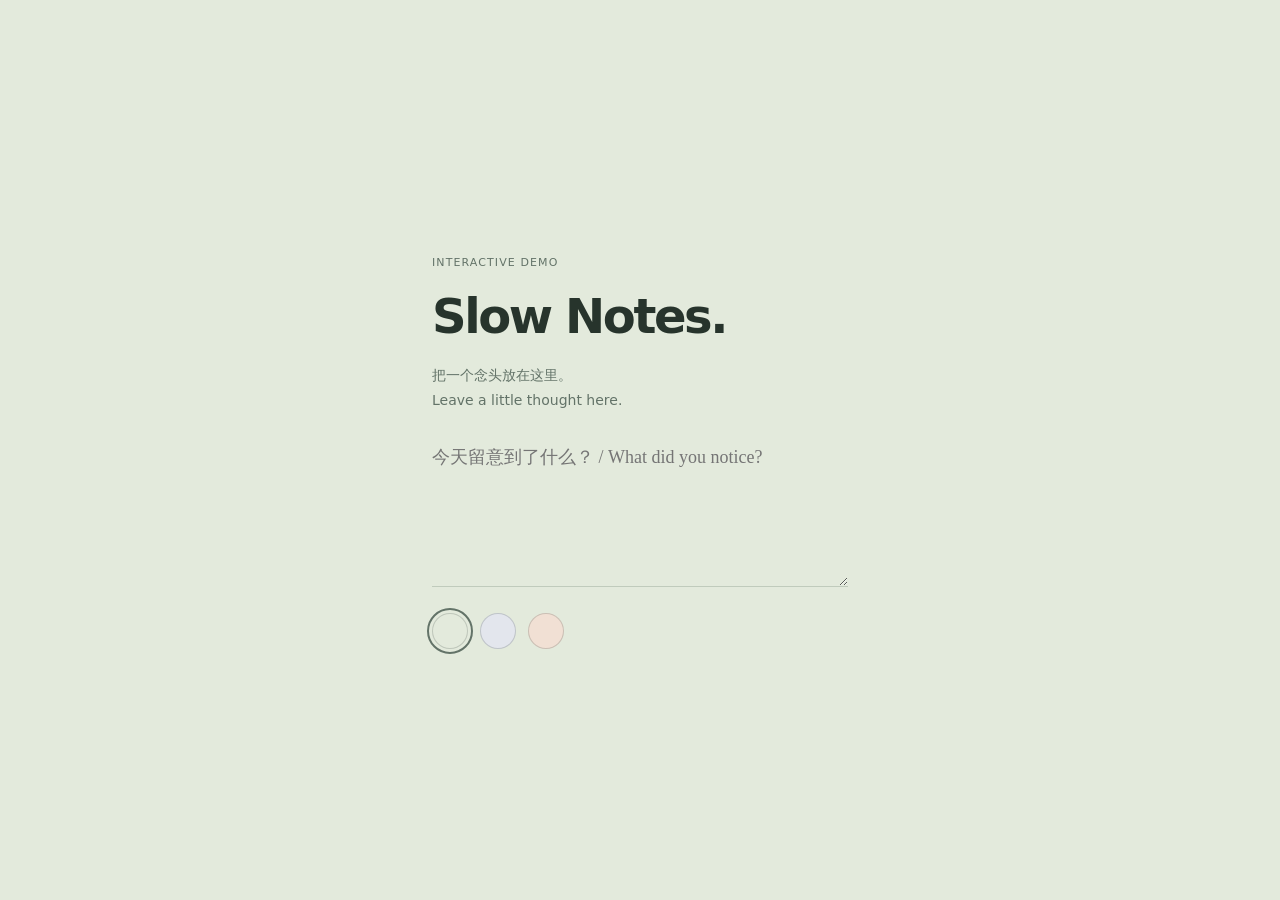
<file: demo.html>
<!doctype html>
<html lang="zh-CN"><head><meta charset="utf-8"><meta name="viewport" content="width=device-width,initial-scale=1"><title>Slow Notes — Local demo</title><style>*{box-sizing:border-box}body{margin:0;min-height:100svh;display:grid;place-items:center;background:#e3eadc;color:#27342c;font-family:system-ui,sans-serif;transition:background-color .2s}main{width:min(480px,90%);padding:32px}small{font-size:11px;letter-spacing:.1em;color:#637368}h1{font-size:clamp(28px,8vw,48px);line-height:1.1;letter-spacing:-.05em;margin:20px 0}p{line-height:1.8;color:#637368;font-size:14px}textarea{display:block;width:100%;min-height:160px;border:0;border-bottom:1px solid #798e7c55;border-radius:0;background:transparent;resize:vertical;font:18px/1.8 Georgia,serif;color:#27342c;padding:14px 0;outline-offset:4px}nav{display:flex;gap:12px;margin-top:26px}button{width:36px;height:36px;border:1px solid #27342c30;border-radius:50%;cursor:pointer}button[aria-pressed=true]{outline:2px solid #637368;outline-offset:3px}.a{background:#e3eadc}.b{background:#e3e6ed}.c{background:#f1e0d4}@media(prefers-reduced-motion:reduce){body{transition:none}}</style></head><body><main><small>INTERACTIVE DEMO</small><h1>Slow Notes.</h1><p>把一个念头放在这里。<br>Leave a little thought here.</p><textarea aria-label="示例笔记 / Demo note" placeholder="今天留意到了什么？ / What did you notice?"></textarea><nav aria-label="背景颜色 / Background color"><button class="a" aria-label="绿色 / Green" aria-pressed="true" data-color="#e3eadc"></button><button class="b" aria-label="蓝色 / Blue" aria-pressed="false" data-color="#e3e6ed"></button><button class="c" aria-label="杏色 / Apricot" aria-pressed="false" data-color="#f1e0d4"></button></nav></main><script>document.querySelectorAll('button').forEach(button=>button.addEventListener('click',()=>{document.body.style.backgroundColor=button.dataset.color;document.querySelectorAll('button').forEach(item=>item.setAttribute('aria-pressed',String(item===button)));}));</script></body></html>
</file>
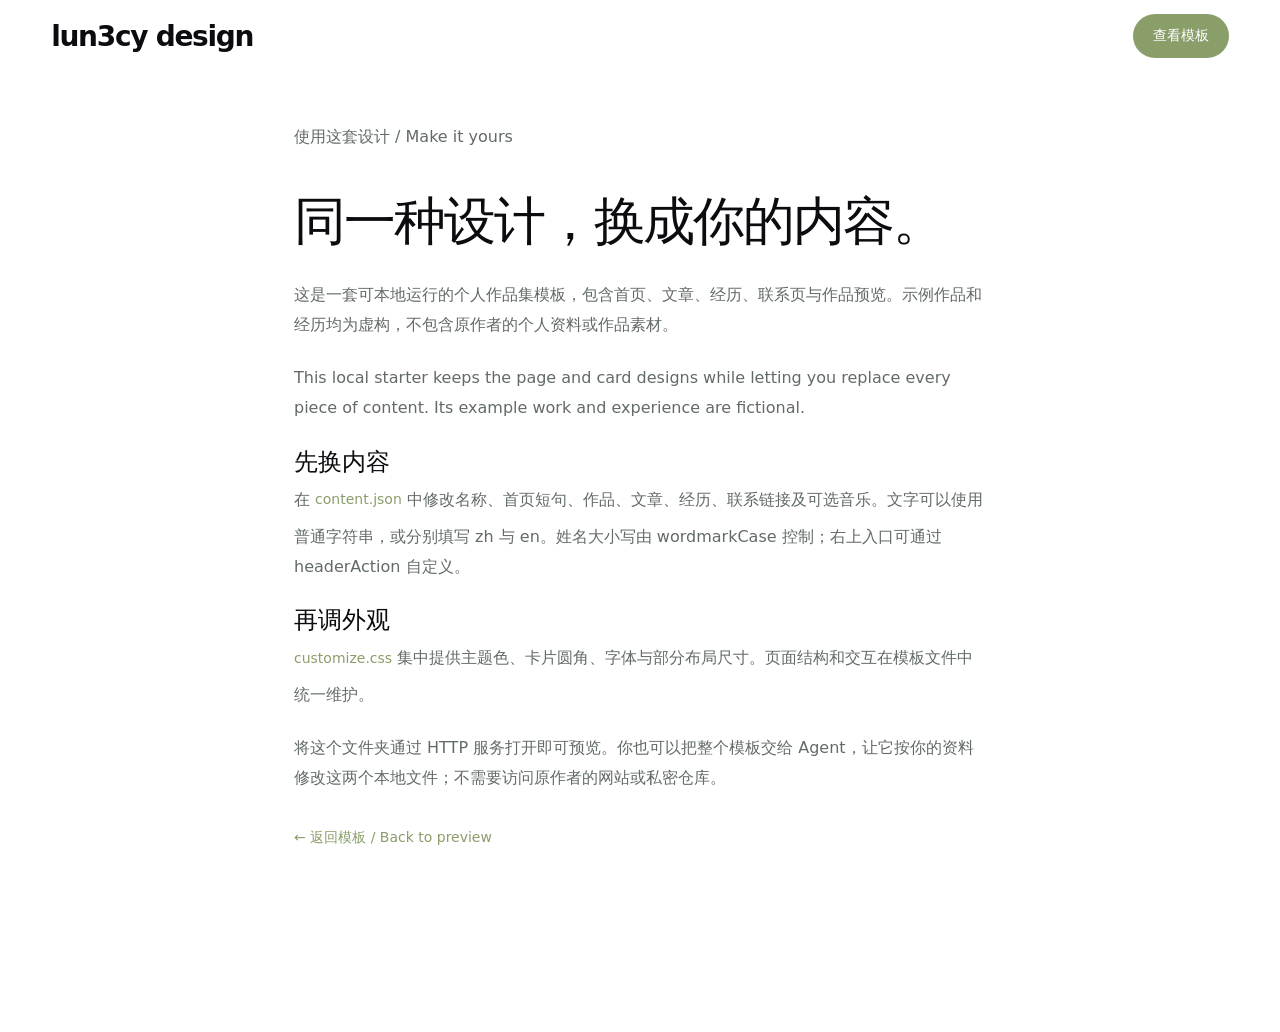
<file: skill.html>
<!doctype html>
<html lang="zh-CN">
<head><meta charset="utf-8"><meta name="viewport" content="width=device-width,initial-scale=1"><title>Skill · lun3cy design</title><link rel="stylesheet" href="style.css"><link rel="stylesheet" href="customize.css"></head>
<body data-page-family="marketing">
  <header class="site-header"><a class="wordmark" href="index.html#home">lun3cy design</a><a class="header-contact" href="index.html#home">查看模板</a></header>
  <main class="marketing-main reading-page">
    <p class="category-label">使用这套设计 / Make it yours</p>
    <h1>同一种设计，换成你的内容。</h1>
    <p>这是一套可本地运行的个人作品集模板，包含首页、文章、经历、联系页与作品预览。示例作品和经历均为虚构，不包含原作者的个人资料或作品素材。</p>
    <p>This local starter keeps the page and card designs while letting you replace every piece of content. Its example work and experience are fictional.</p>
    <h2>先换内容</h2>
    <p>在 <a class="back-link" href="content.json">content.json</a> 中修改名称、首页短句、作品、文章、经历、联系链接及可选音乐。文字可以使用普通字符串，或分别填写 zh 与 en。姓名大小写由 wordmarkCase 控制；右上入口可通过 headerAction 自定义。</p>
    <h2>再调外观</h2>
    <p><a class="back-link" href="customize.css">customize.css</a> 集中提供主题色、卡片圆角、字体与部分布局尺寸。页面结构和交互在模板文件中统一维护。</p>
    <p>将这个文件夹通过 HTTP 服务打开即可预览。你也可以把整个模板交给 Agent，让它按你的资料修改这两个本地文件；不需要访问原作者的网站或私密仓库。</p>
    <p><a class="back-link" href="index.html#home">← 返回模板 / Back to preview</a></p>
  </main>
</body>
</html>
</file>
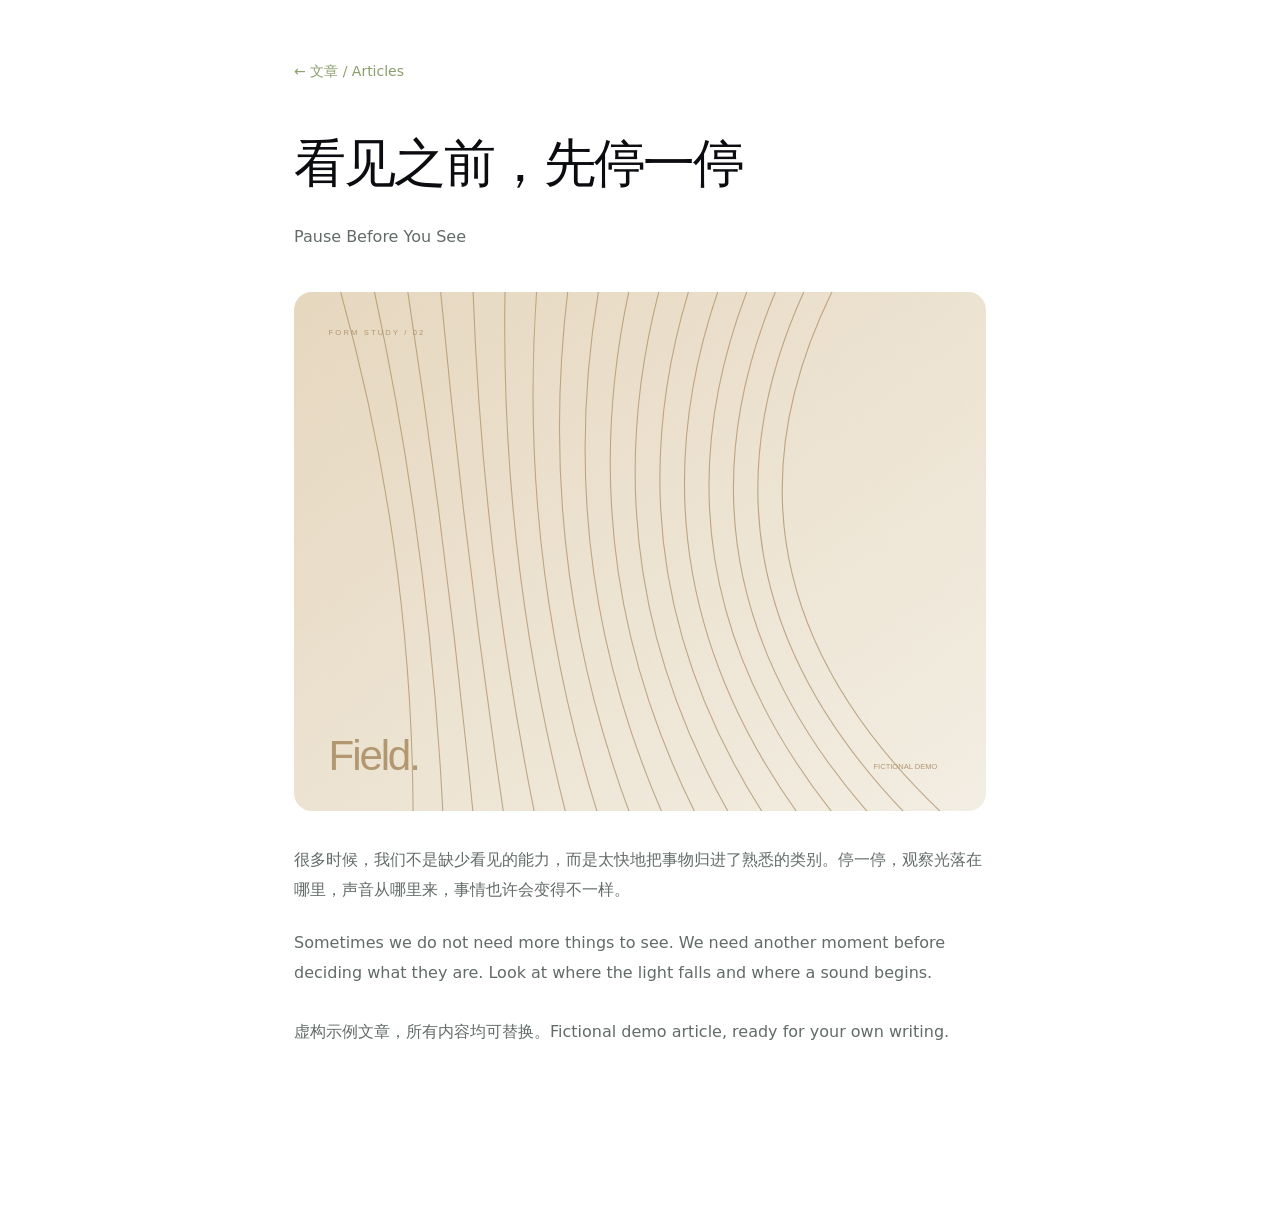
<file: articles/looking-closely.html>
<!doctype html><html lang="zh-CN"><head><meta charset="utf-8"><meta name="viewport" content="width=device-width,initial-scale=1"><title>看见之前，先停一停</title><link rel="stylesheet" href="../style.css"><link rel="stylesheet" href="../customize.css"></head><body><main class="reading-page"><a class="back-link" href="../index.html#articles">← 文章 / Articles</a><h1>看见之前，先停一停</h1><p>Pause Before You See</p><img src="../media/field.svg" alt="原创抽象图 / Original abstract illustration"><p>很多时候，我们不是缺少看见的能力，而是太快地把事物归进了熟悉的类别。停一停，观察光落在哪里，声音从哪里来，事情也许会变得不一样。</p><p>Sometimes we do not need more things to see. We need another moment before deciding what they are. Look at where the light falls and where a sound begins.</p><p class="demo-disclosure">虚构示例文章，所有内容均可替换。Fictional demo article, ready for your own writing.</p></main></body></html>
</file>
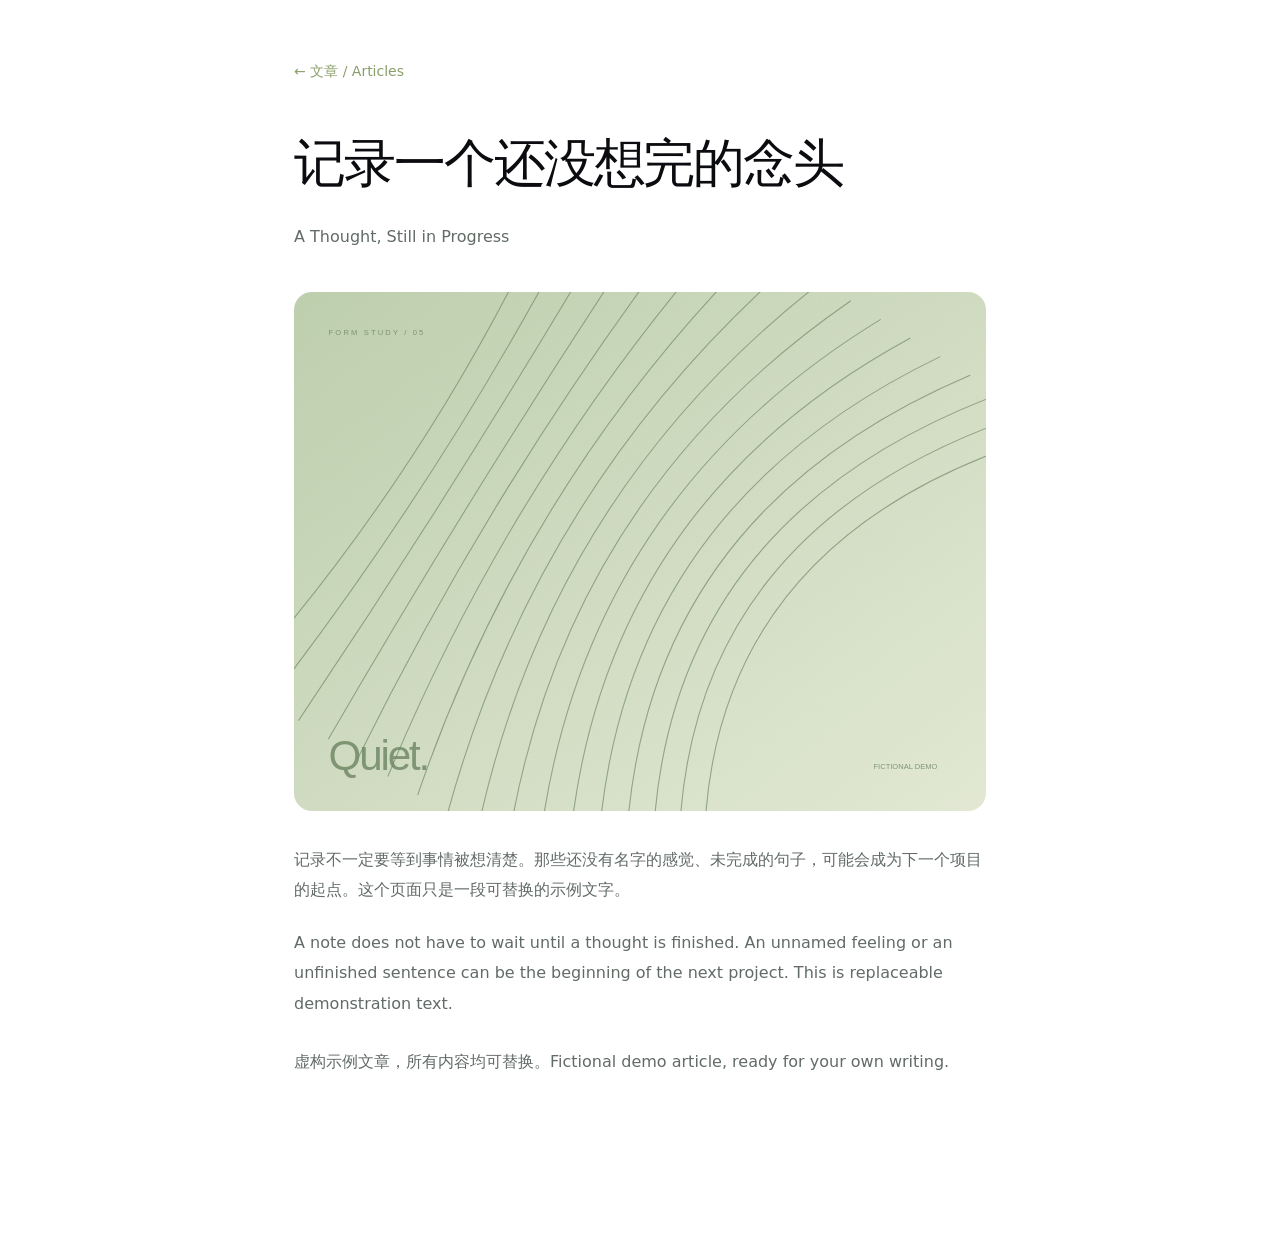
<file: articles/unfinished-thought.html>
<!doctype html><html lang="zh-CN"><head><meta charset="utf-8"><meta name="viewport" content="width=device-width,initial-scale=1"><title>记录一个还没想完的念头</title><link rel="stylesheet" href="../style.css"><link rel="stylesheet" href="../customize.css"></head><body><main class="reading-page"><a class="back-link" href="../index.html#articles">← 文章 / Articles</a><h1>记录一个还没想完的念头</h1><p>A Thought, Still in Progress</p><img src="../media/quiet.svg" alt="原创抽象图 / Original abstract illustration"><p>记录不一定要等到事情被想清楚。那些还没有名字的感觉、未完成的句子，可能会成为下一个项目的起点。这个页面只是一段可替换的示例文字。</p><p>A note does not have to wait until a thought is finished. An unnamed feeling or an unfinished sentence can be the beginning of the next project. This is replaceable demonstration text.</p><p class="demo-disclosure">虚构示例文章，所有内容均可替换。Fictional demo article, ready for your own writing.</p></main></body></html>
</file>
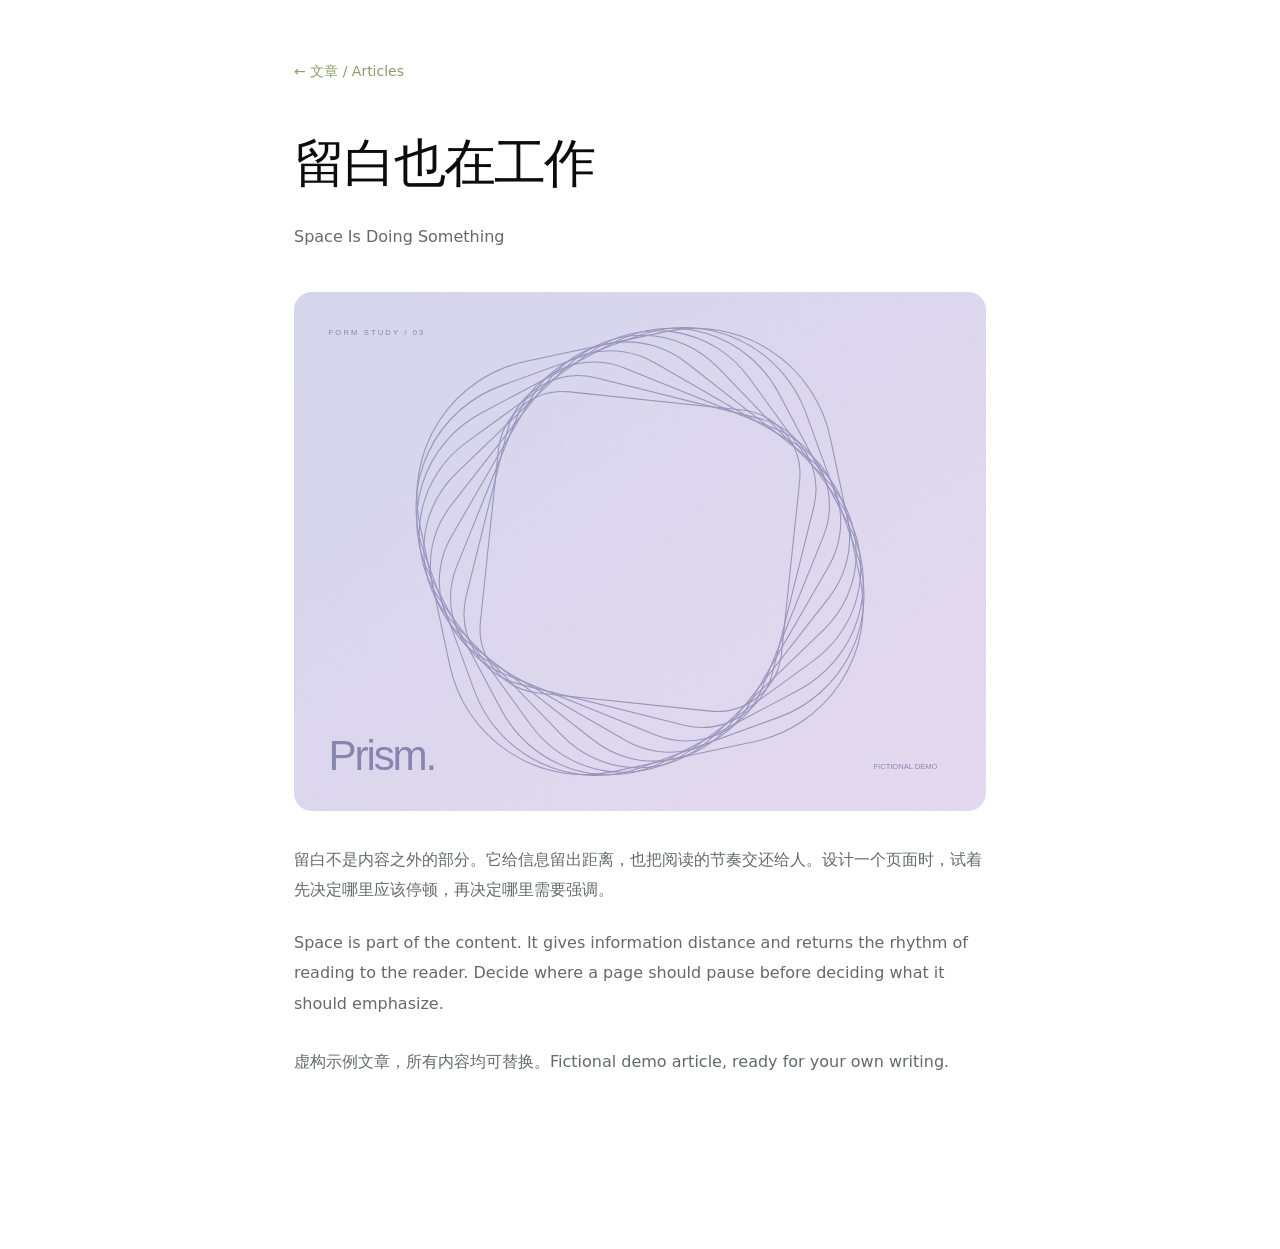
<file: articles/useful-space.html>
<!doctype html><html lang="zh-CN"><head><meta charset="utf-8"><meta name="viewport" content="width=device-width,initial-scale=1"><title>留白也在工作</title><link rel="stylesheet" href="../style.css"><link rel="stylesheet" href="../customize.css"></head><body><main class="reading-page"><a class="back-link" href="../index.html#articles">← 文章 / Articles</a><h1>留白也在工作</h1><p>Space Is Doing Something</p><img src="../media/prism.svg" alt="原创抽象图 / Original abstract illustration"><p>留白不是内容之外的部分。它给信息留出距离，也把阅读的节奏交还给人。设计一个页面时，试着先决定哪里应该停顿，再决定哪里需要强调。</p><p>Space is part of the content. It gives information distance and returns the rhythm of reading to the reader. Decide where a page should pause before deciding what it should emphasize.</p><p class="demo-disclosure">虚构示例文章，所有内容均可替换。Fictional demo article, ready for your own writing.</p></main></body></html>
</file>
<file: style.css>
:root{--paper:#fff;--panel:#f7f9f8;--ink:#0b0c0f;--muted:#626b66;--line:#e3e8e5;--accent:var(--accent-light,#337653);--soft:#eff8f0;--sans:Inter,"PingFang SC",system-ui,sans-serif;--serif:Georgia,"Songti SC",serif;--site-width:1440px;--discovery-width:576px;--featured-height:188px;--featured-height-mobile:176px;--mobile-island-width:316px;--card-radius:22px;color-scheme:light;background:var(--paper);color:var(--ink);font-family:var(--sans);font-synthesis:none;scroll-padding-top:88px;scroll-behavior:smooth}
:root[data-theme=dark]{--paper:#0b0c0f;--panel:#151a18;--ink:#f2f4f8;--muted:#aeb7b1;--line:#263029;--accent:var(--accent-dark,#95deb4);--soft:#172b20;color-scheme:dark}
*{box-sizing:border-box}body{margin:0}button,input,select{font:inherit;color:inherit}button,a,input,select{-webkit-tap-highlight-color:transparent;touch-action:manipulation}button{cursor:pointer;border:0;background:none}button:disabled{cursor:default;opacity:.35}a{color:inherit;text-decoration:none}button,a,input,select{-webkit-tap-highlight-color:transparent}button:focus-visible,a:focus-visible,input:focus-visible,select:focus-visible,[tabindex]:focus-visible{outline:2px solid var(--accent);outline-offset:4px}button svg,a svg{flex:none}svg{display:block;width:22px;height:22px;fill:none;stroke:currentColor;stroke-width:1.7;stroke-linecap:round;stroke-linejoin:round}h1,h2,h3,p{margin:0}h1,h2,h3{overflow-wrap:anywhere}button[hidden],[hidden]{display:none!important}.skip{position:fixed;top:8px;left:8px;z-index:100;transform:translateY(-180%);padding:12px 18px;border-radius:10px;background:var(--ink);color:var(--paper)}.skip:focus{transform:none}.sr-only{position:absolute;width:1px;height:1px;padding:0;margin:-1px;overflow:hidden;clip:rect(0,0,0,0);white-space:nowrap;border:0}
/* Thin, transparent tracks across the page and independently scrolling panes. */
*::-webkit-scrollbar{width:3px;height:3px}
*::-webkit-scrollbar-track{background:transparent}
*::-webkit-scrollbar-thumb{background:var(--muted);border:0;border-radius:999px}
@supports not selector(::-webkit-scrollbar){*{scrollbar-width:thin;scrollbar-color:var(--muted) transparent}.selected-track,.article-category-list,.gallery-pages{scrollbar-width:none}}
.site-header{position:sticky;top:0;z-index:60;display:flex;align-items:center;justify-content:space-between;height:72px;padding:0 4vw;background:color-mix(in srgb,var(--paper) 94%,transparent);backdrop-filter:blur(16px);view-transition-name:site-header}.wordmark{display:block;overflow:hidden;text-overflow:ellipsis;max-width:50%;font-size:28px;font-weight:750;letter-spacing:-1.3px;white-space:nowrap}.wordmark img{max-width:180px;max-height:36px;object-fit:contain}.header-tools{display:flex;align-items:center;gap:8px}.icon-button{display:grid;place-items:center;min-width:44px;min-height:44px;border-radius:12px}.icon-button:hover{color:var(--accent);background:var(--soft)}.language-switch{font-size:14px}.header-contact{display:flex;align-items:center;justify-content:center;min-height:44px;min-width:96px;padding:0 18px;margin-left:8px;border-radius:99px;background:var(--accent);color:#fff;font-size:14px;font-weight:550;white-space:nowrap}.header-contact:hover{background:color-mix(in srgb,var(--accent) 85%,#111)}:root[data-theme=dark] .header-contact{color:#102819}
.page-content{view-transition-name:page-content;min-height:calc(100svh - 200px)}.hero{display:flex;flex-direction:column;align-items:center;justify-content:center;max-width:1280px;min-height:0;margin:auto;padding:24px 24px 32px;text-align:center;gap:24px}.hero h1{max-width:100%;font-size:21px;line-height:1.8;font-weight:400;color:var(--muted);letter-spacing:0}.motto-accent{font-family:var(--serif);font-style:normal;color:var(--ink)}.category-actions{display:grid;grid-template-columns:repeat(4,minmax(0,1fr));width:min(var(--discovery-width),100%);gap:14px}.category-button{position:relative;aspect-ratio:1;min-width:0;border-radius:12px;padding:0;text-align:center}.category-button svg{position:absolute;left:50%;top:22%;width:52px;height:52px;transform:translateX(-50%);transition:transform 280ms cubic-bezier(.22,1,.36,1),color 180ms}.tile-title,.tile-hint{position:absolute;left:3px;right:3px;top:72%;font-size:16px;line-height:1.4;transition:opacity 180ms,transform 180ms}.tile-hint{top:70%;font-size:13px;font-family:var(--serif);font-style:normal;opacity:0;transform:translateY(5px)}.category-button:hover svg,.category-button:focus-visible svg{color:var(--accent);transform:translate(-50%,-9px) scale(.84)}.category-button:hover .tile-title,.category-button:focus-visible .tile-title{opacity:0;transform:translateY(-5px)}.category-button:hover .tile-hint,.category-button:focus-visible .tile-hint{opacity:1;transform:none}
.section,.secondary-page{width:min(var(--site-width),100%);margin:auto;padding:32px 4vw 60px}.section h2,.page-heading h1,.experience-intro h1{font-size:32px;line-height:1.3;font-weight:650;letter-spacing:-.04em}.section-heading{display:flex;align-items:center;justify-content:space-between;gap:20px;margin-bottom:24px}.work-count{font-size:18px;font-weight:400;color:var(--muted);margin-left:12px}.selected.section{padding-top:14px;padding-bottom:18px}.selected .section-heading{margin-bottom:20px}.selected-viewport{position:relative}.selected-track{display:flex;gap:20px;overflow-x:auto;overflow-y:hidden;padding:0 0 2px;scrollbar-width:none;overscroll-behavior-x:contain}.selected-track::-webkit-scrollbar{display:none}.selected-card{position:relative;flex:0 0 clamp(360px,35vw,500px);height:var(--featured-height);padding:0;border:0;background:transparent;border-radius:18px;clip-path:inset(0 round 18px);text-align:left}.selected-card:focus-visible{outline-offset:-3px}.selected-card>.cover{position:absolute;inset:0;aspect-ratio:auto;border-radius:0;overflow:visible}.selected-card .cover img{object-fit:cover}.selected-copy{position:absolute;top:12px;bottom:12px;right:12px;width:49%;display:flex;flex-direction:column;justify-content:center;gap:8px;padding:16px;border-radius:13px;background:#fff;color:#0b0c0f}.selected-copy h3{font-size:20px;line-height:1.35;letter-spacing:-.03em;display:-webkit-box;-webkit-line-clamp:2;-webkit-box-orient:vertical;overflow:hidden}.selected-copy p{font-size:13px;line-height:1.6;color:#59626b;display:-webkit-box;-webkit-line-clamp:2;-webkit-box-orient:vertical;overflow:hidden}.selected-copy svg{width:18px;height:18px;margin-top:2px}.selected-arrows{display:flex;gap:6px}.rail-arrow{display:grid;place-items:center;width:40px;height:40px;border:1px solid var(--line);border-radius:50%;background:color-mix(in srgb,var(--paper) 80%,transparent);backdrop-filter:blur(12px);color:var(--muted)}.rail-arrow:hover:not(:disabled){background:var(--soft);color:var(--accent)}.selected-pages{display:flex;align-items:center;height:40px}.selected-pages button{display:grid;place-items:center;min-width:30px;height:40px;padding:0 5px}.selected-pages span,.gallery-pages span{display:block;width:6px;height:6px;border-radius:99px;background:var(--line);transition:width 200ms,background-color 200ms}.selected-pages button[aria-current=true] span,.gallery-pages button[aria-current=true] span{width:28px;background:var(--ink)}
.work-controls{display:flex;justify-content:space-between;align-items:center;gap:20px;margin-bottom:26px}.work-filters{display:flex;flex-wrap:wrap;align-items:center;gap:8px 22px}.work-filters button{min-height:44px;padding:4px 0;font-size:14px;color:var(--muted)}.work-filters button[aria-pressed=true]{color:var(--accent)}.work-filters small{margin-left:4px;font-size:11px}.work-search{width:220px;min-height:44px;padding:8px 0;border:0;border-bottom:1px solid var(--line);border-radius:0;background:transparent;font-size:14px}.project-grid{display:grid;grid-template-columns:repeat(3,minmax(0,1fr));gap:26px;align-items:stretch}.project-card{min-width:0;padding:10px;border:1px solid var(--line);border-radius:var(--card-radius);background:var(--paper);background-clip:padding-box;transition:border-color 180ms}.project-card:hover{border-color:color-mix(in srgb,var(--accent) 36%,var(--line))}.card-trigger{display:flex;flex-direction:column;align-items:stretch;justify-content:flex-start;width:100%;height:100%;padding:0;text-align:left;border-radius:14px}.cover{position:relative;display:grid;place-items:center;width:100%;aspect-ratio:4/3;overflow:hidden;border-radius:13px;background:var(--soft)}.cover img{display:block;width:100%;height:100%;object-fit:cover;filter:none;transform:none;transition:transform 500ms cubic-bezier(.22,1,.36,1),opacity 180ms}.cover:not(.has-image) img{opacity:0}.cover:not(.has-image){background:repeating-conic-gradient(var(--line) 0 25%,var(--panel) 0 50%) 0/32px 32px}.cover.has-image{background:transparent}.project-card:hover .cover img,.card-trigger:focus-visible .cover img,.selected-card:hover .cover img,.selected-card:focus-visible .cover img{transform:scale(1.035)}.cover-fallback{display:grid;place-items:center;width:100%;height:100%;background:var(--soft);color:var(--accent)}.cover-fallback svg{width:48px;height:48px}.card-copy{padding:18px 8px 12px}.category-label{font-size:12px;line-height:1.5;color:var(--muted)}.card-copy h3{margin:8px 0;font-size:20px;font-weight:600;line-height:1.4;letter-spacing:-.025em}.summary{font-size:14px;line-height:1.7;color:var(--muted);display:-webkit-box;-webkit-line-clamp:2;-webkit-box-orient:vertical;overflow:hidden}.empty-state,.startup-status{padding:32px 0;color:var(--muted);font-size:15px;line-height:1.8}.startup-status{margin:5vw}.load-more{display:flex;align-items:center;justify-content:center;gap:8px;min-height:44px;margin:28px auto 0;padding:8px 20px;border:1px solid var(--line);border-radius:99px;font-size:14px}
.secondary-page{min-height:calc(100svh - 220px);padding-top:62px;padding-bottom:90px}.page-heading{margin-bottom:44px}.articles-layout{display:grid;grid-template-columns:210px minmax(0,1fr);gap:50px}.article-categories{align-self:start;position:sticky;top:104px}.article-category-list{display:flex;flex-direction:column;gap:7px;overflow:auto;max-height:calc(100svh - 160px);scrollbar-width:none}.article-category-list::-webkit-scrollbar{display:none}.article-category-list button{display:flex;align-items:center;justify-content:space-between;gap:20px;min-height:52px;padding:12px 14px;border-radius:12px;text-align:left;color:var(--muted)}.article-category-list button strong{display:block;font-size:14px;font-weight:500}.article-category-list button small{display:block;margin-top:3px;font-size:11px}.article-category-list button:hover{background:var(--panel);color:var(--ink)}.article-category-list button[aria-pressed=true]{background:var(--soft);color:var(--accent)}.article-category-count{font-size:12px}.article-toolbar{display:flex;justify-content:space-between;align-items:center;gap:20px;min-height:44px;margin-bottom:20px;color:var(--muted);font-size:13px}.article-sort{display:flex;align-items:center;gap:7px;min-height:44px;font-size:13px}.article-sort svg{width:17px;height:17px}.article-card-list{display:flex;flex-direction:column;gap:18px}.article-card{display:grid;grid-template-columns:180px minmax(0,1fr);gap:24px;min-height:158px;padding:12px;border:1px solid var(--line);border-radius:var(--card-radius);background:var(--paper);background-clip:padding-box;transition:border-color 180ms}.article-card:hover{border-color:color-mix(in srgb,var(--accent) 36%,var(--line))}.article-cover.cover{height:100%;aspect-ratio:auto}.article-card-copy{display:flex;flex-direction:column;min-width:0;padding:8px 10px 8px 0}.article-card-copy h2{font-size:21px;line-height:1.4;letter-spacing:-.025em;margin:8px 0 18px;font-weight:600}.article-card-bottom{display:flex;justify-content:space-between;align-items:center;gap:12px;margin-top:auto;font-size:12px;color:var(--muted)}.article-card-bottom span{display:flex;align-items:center;gap:5px}.article-card-bottom svg{width:16px;height:16px}
.experience-layout{display:grid;grid-template-columns:minmax(0,.8fr) minmax(0,1.2fr);gap:9vw}.experience-intro p{font-size:16px;line-height:1.8;color:var(--muted);margin-top:22px;max-width:420px}.experience-status{display:flex;align-items:center;gap:15px;margin-top:36px;color:var(--accent);font-size:14px}.experience-status svg{width:26px;height:26px;animation:hourglass-turn 6s ease-in-out infinite}.experience-list article{padding:0 0 34px;margin-bottom:34px;border-bottom:1px solid var(--line)}.experience-item-heading{display:flex;align-items:baseline;justify-content:space-between;gap:24px;margin-bottom:10px}.experience-item-heading h2{font-size:21px;font-weight:600;line-height:1.45;letter-spacing:-.025em}.experience-item-heading time{font-size:12px;white-space:nowrap;color:var(--muted)}.experience-list h3{font-size:16px;line-height:1.6;font-weight:500;margin-bottom:12px}.experience-list p{font-size:14px;line-height:1.9;color:var(--muted)}.honors{border:1px solid var(--line);border-radius:16px;padding:0 18px}.honors summary{display:flex;align-items:center;justify-content:space-between;min-height:56px;cursor:pointer;list-style:none;font-size:15px}.honors summary::-webkit-details-marker{display:none}.honors summary svg{width:18px;height:18px;transition:transform 180ms}.honors[open] summary svg{transform:rotate(180deg)}.honors ul{padding:0 0 20px 18px;margin:0;color:var(--muted);font-size:14px;line-height:2}.demo-disclosure{font-size:11px;color:var(--muted);line-height:1.7;margin-top:28px}.contact-page h1{font-size:clamp(48px,6vw,80px);font-weight:650;letter-spacing:-.05em;line-height:1.15}.contact-page>p{font-size:17px;color:var(--muted);margin-top:28px;line-height:1.8}.contact-email{display:inline-flex;align-items:baseline;gap:16px;margin:40px 0 44px;max-width:100%;font-family:var(--serif);font-size:clamp(28px,3vw,46px);line-height:1.3;overflow-wrap:anywhere;letter-spacing:-.025em}.contact-email .email-label{font-family:var(--sans);font-size:14px;letter-spacing:0;color:var(--muted)}.contact-email svg{width:24px;height:24px;align-self:center}.contact-email:hover{color:var(--accent)}.contact-links{display:flex;align-items:center;gap:10px 32px;flex-wrap:nowrap;max-width:100%;padding:28px 0;border-top:1px solid var(--line)}.contact-links a{display:flex;align-items:center;gap:10px;min-height:44px;font-size:15px;white-space:nowrap}.contact-links a:hover{color:var(--link-color,var(--accent))}.contact-location{display:flex;align-items:baseline;gap:26px;margin:40px 0 10px;font-size:19px}.contact-location .micro{font-size:11px;letter-spacing:.1em;color:var(--muted)}
.site-footer{display:flex;align-items:center;justify-content:space-between;gap:24px;width:min(var(--site-width),100%);margin:auto;padding:26px 4vw 128px;border-top:1px solid var(--line);font-size:12px;color:var(--muted)}.site-footer>a{font-size:14px;font-weight:650;color:var(--ink)}#demo-note{font-size:11px;margin-left:auto}.island{position:fixed;z-index:50;left:50%;bottom:max(22px,env(safe-area-inset-bottom));transform:translateX(-50%);width:60px;height:60px;padding:0;border:1px solid var(--line);border-radius:999px;background:color-mix(in srgb,var(--ink) 89%,transparent);color:#afb7b1;backdrop-filter:blur(20px);box-shadow:0 8px 24px -14px #0005;overflow:hidden;view-transition-name:bottom-island;transition:width 360ms cubic-bezier(.22,1,.36,1),height 360ms}.island.is-expanded{width:550px;height:64px;padding:7px}.island-cue{display:grid;place-items:center;width:60px;height:60px;color:white}.island-cue svg{width:25px;height:25px}.island-navigation{display:none;align-items:center;gap:5px;width:100%;height:100%}.is-expanded .island-cue{display:none}.is-expanded .island-navigation{display:flex}.island-home{display:grid;place-items:center;width:44px;min-width:44px;min-height:44px;height:48px;padding:0;color:#b6beb8}.island-home:hover{color:#fff}.island-tabs{position:relative;display:grid;grid-template-columns:repeat(4,minmax(0,1fr));flex:1;height:48px}.island-active{position:absolute;left:0;top:0;bottom:0;width:25%;border-radius:999px;background:#fff;transition:transform 300ms cubic-bezier(.22,1,.36,1);pointer-events:none}.island-tabs a{position:relative;display:flex;align-items:center;justify-content:center;gap:8px;min-width:0;min-height:48px;padding:0 8px;border-radius:999px;font-size:13px;white-space:nowrap}.island-tabs a svg{width:18px;height:18px}.island-tabs a[aria-current=page]{color:#0b0c0f}.island-tabs a:hover:not([aria-current]){color:#fff}
#project-dialog{position:fixed;inset:0;width:100%;height:100%;max-width:100%;max-height:100%;margin:0;border:0;padding:0;background:transparent;color:var(--ink);overflow:hidden}#project-dialog::backdrop{background:transparent;backdrop-filter:none}.preview-card{position:absolute;inset:54px 4vw 60px;display:flex;flex-direction:column;border-radius:24px;background:var(--paper);box-shadow:0 24px 90px -20px #0004;overflow:hidden;transform-origin:top left}.close-preview{position:absolute;top:16px;right:16px;z-index:2;display:grid;place-items:center;width:44px;height:44px;padding:0;border:1px solid var(--line);border-radius:50%;background:var(--paper);color:var(--ink)}.close-preview svg{width:21px;height:21px}.close-preview:hover{background:var(--soft);color:var(--accent)}#project-dialog.is-closing .close-preview{opacity:0;pointer-events:none}.preview-body{display:grid;grid-template-columns:minmax(0,7fr) minmax(0,3fr);min-height:0;flex:1}.preview-media,.preview-info{min-width:0;min-height:0;overscroll-behavior:contain}.preview-media{display:flex;flex-direction:column;gap:16px;overflow:hidden;background:var(--panel);padding:24px}.preview-info{overflow:auto;margin-top:64px;padding:16px 30px 30px}.preview-date{display:block;margin-bottom:8px}.preview-info h2{font-size:clamp(25px,2.6vw,40px);line-height:1.25;margin:18px 0 22px;letter-spacing:-.035em}.preview-summary{font-size:15px;line-height:1.75;color:var(--muted)}.preview-story{font-size:15px;line-height:1.9;white-space:pre-line;margin-top:28px}.preview-facts{border-top:1px solid var(--line);padding-top:24px;margin-top:26px}.preview-facts h3{font-size:12px;font-weight:500;color:var(--muted);margin-bottom:10px}.preview-facts p{font-size:15px;line-height:1.8}.project-link{display:inline-flex;align-items:center;gap:8px;min-height:46px;padding:0 18px;border:1px solid var(--line);border-radius:99px;margin-top:24px;font-size:14px}.project-link:hover{color:var(--accent);background:var(--soft)}.preview-media>video{flex:1;min-height:0;width:100%;height:100%;max-height:100%;object-fit:contain;border-radius:12px;background:#0b0c0f}.preview-art{flex:1;aspect-ratio:auto;min-height:0}.preview-art img{object-fit:contain}.preview-gallery{flex:1;min-width:0;min-height:0;width:100%;display:grid;grid-template-rows:minmax(0,1fr) 44px;gap:10px;outline-offset:-2px}.gallery-stage{touch-action:pan-y pinch-zoom;user-select:none;position:relative;min-width:0;min-height:0;overflow:hidden;border-radius:12px}.gallery-image-slot{position:absolute;inset:0;display:grid;place-items:center;background:var(--panel)}.gallery-image-slot[data-state=loading]{background:repeating-conic-gradient(var(--line) 0 25%,var(--panel) 0 50%) 0/32px 32px}.gallery-image{display:block;width:100%;height:100%;min-height:0;object-fit:contain;opacity:1;transition:opacity 180ms}.gallery-image-slot[data-state=loading] .gallery-image{opacity:0}.gallery-arrow{position:absolute;top:50%;transform:translateY(-50%);display:grid;place-items:center;width:44px;height:44px;border:1px solid var(--line);border-radius:50%;padding:0;background:color-mix(in srgb,var(--paper) 94%,transparent);backdrop-filter:blur(12px)}.gallery-arrow:hover:not(:disabled){color:var(--accent)}.gallery-previous{left:8px}.gallery-next{right:8px}.gallery-progress{display:grid;grid-template-columns:minmax(0,1fr) auto;gap:12px;align-items:center;min-width:0;height:44px}.gallery-pages{display:flex;align-items:center;min-width:0;width:100%;scrollbar-width:none}.gallery-pages button{display:grid;place-items:center;flex:1 1 0;min-width:0;max-width:32px;height:44px;padding:0}.gallery-pages button[aria-current=true]{flex:0 0 34px;max-width:34px}.gallery-count{font-size:12px;font-variant-numeric:tabular-nums;white-space:nowrap;color:var(--muted)}.gallery-error{padding:24px;text-align:center;color:var(--muted);font-size:14px}.demo-stage{position:relative;flex:1;min-width:0;min-height:0;width:100%;overflow:hidden;border-radius:12px;background:var(--panel)}.demo-stage iframe{position:absolute;inset:0;width:100%;height:100%;border:0;background:white;opacity:0;transition:opacity 180ms}.demo-stage[data-ready=true] iframe{opacity:1}.demo-placeholder{position:absolute;inset:0;width:100%;height:100%;aspect-ratio:auto}.demo-status{position:absolute;left:12px;right:12px;bottom:12px;z-index:1;padding:10px 14px;border-radius:10px;background:var(--paper);color:var(--muted);font-size:13px;text-align:center}.is-closing .preview-info{scrollbar-width:none}.is-closing .preview-info::-webkit-scrollbar{display:none}.reading-page{max-width:740px;margin:50px auto;padding:0 24px 100px}.reading-page h1{font-size:clamp(32px,5vw,52px);line-height:1.3;letter-spacing:-.04em;margin:36px 0 24px}.reading-page p{font-size:16px;line-height:1.9;margin-bottom:22px;color:var(--muted)}.reading-page img{width:100%;border-radius:18px;margin:18px 0 30px}.reading-page .back-link{display:inline-flex;min-height:44px;align-items:center;color:var(--accent);font-size:14px}
::view-transition{pointer-events:none}::view-transition-group(root){z-index:0}::view-transition-group(page-content){z-index:1}::view-transition-group(bottom-island){z-index:50;animation-duration:240ms}::view-transition-group(site-header){z-index:60;animation-duration:240ms}::view-transition-old(page-content){animation:page-out 180ms ease-in both}::view-transition-new(page-content){animation:page-in 320ms cubic-bezier(.22,1,.36,1) both}::view-transition-group(bottom-island),::view-transition-image-pair(bottom-island){border-radius:999px;overflow:clip}::view-transition-old(bottom-island),::view-transition-new(bottom-island){border-radius:999px;clip-path:inset(0 round 999px);mix-blend-mode:normal}@keyframes page-out{to{opacity:0;transform:translateY(-8px);filter:blur(3px)}}@keyframes page-in{from{opacity:0;transform:translateY(12px);filter:blur(4px)}to{opacity:1;transform:none;filter:none}}@keyframes hourglass-turn{0%,35%{transform:rotate(0)}50%,85%{transform:rotate(180deg)}100%{transform:rotate(360deg)}}
:root[data-theme=dark] .project-card,:root[data-theme=dark] .article-card{background:var(--panel)}:root[data-theme=dark] .island{background:#121813;border-color:#263029;box-shadow:0 8px 20px -14px #0006}
@media(max-width:1000px){.project-grid{grid-template-columns:repeat(2,minmax(0,1fr))}.articles-layout{grid-template-columns:180px minmax(0,1fr);gap:30px}.article-card{grid-template-columns:150px minmax(0,1fr);gap:18px}.experience-layout{gap:5vw}.preview-info{padding:16px 22px 24px}.preview-info h2{font-size:28px}}
@media(max-width:760px){
 :root{scroll-padding-top:76px}.site-header{height:68px;padding:0 20px}.wordmark{font-size:21px;letter-spacing:-.8px;max-width:45%}.wordmark img{max-width:125px}.header-tools{gap:2px}.icon-button{min-width:34px;min-height:44px}.icon-button svg{width:20px;height:20px}.language-switch{font-size:12px}.header-contact{min-width:62px;min-height:44px;padding:0 10px;margin-left:3px;font-size:12px}.hero{min-height:0;padding:24px 20px 30px;gap:20px}.hero h1{font-size:17px}.category-actions{gap:9px}.category-button svg{width:37px;height:37px;top:18%}.tile-title{font-size:13px;top:72%}.tile-hint{font-size:11px;top:69%;left:1px;right:1px}.category-button:hover svg,.category-button:focus-visible svg{transform:translate(-50%,-5px) scale(.84)}.section,.secondary-page{padding-left:20px;padding-right:20px}.section h2,.page-heading h1,.experience-intro h1{font-size:29px}.selected.section{padding-top:18px;padding-bottom:14px}.selected .section-heading{margin-bottom:18px}.selected-track{gap:16px}.selected-card{flex-basis:calc(100vw - 76px);height:var(--featured-height-mobile);border-radius:20px;clip-path:inset(0 round 20px)}.selected-copy{top:12px;right:12px;bottom:auto;width:63%;min-height:0;padding:14px;gap:7px}.selected-copy h3{font-size:18px}.selected-copy p{font-size:12px;line-height:1.55;-webkit-line-clamp:2}.selected-copy svg{width:16px;height:16px}.rail-arrow{width:36px;height:36px}.rail-arrow svg{width:18px;height:18px}.section-heading{margin-bottom:20px}.work-controls{align-items:stretch;flex-direction:column;gap:12px}.work-filters{gap:4px 19px}.work-search{width:100%}.project-grid{grid-template-columns:1fr;gap:20px}.card-copy{padding:18px 8px 12px}.card-copy h3{font-size:20px}.secondary-page{padding-top:52px;padding-bottom:74px}.page-heading{margin-bottom:28px}.articles-layout{grid-template-columns:1fr;gap:18px}.article-categories{position:static;min-width:0}.article-category-list{flex-direction:row;max-height:none;overflow-x:auto;gap:6px;padding:2px 0;scrollbar-width:none}.article-category-list button{flex:none;min-height:44px;padding:9px 13px;gap:10px;white-space:nowrap}.article-category-list button strong{font-size:13px}.article-category-list button small{display:none}.article-card{grid-template-columns:100px minmax(0,1fr);gap:14px;padding:10px;min-height:144px;border-radius:18px}.article-card-copy{padding:4px 0}.article-card-copy h2{font-size:17px;margin:7px 0 12px}.article-card-bottom{font-size:10px;gap:6px}.article-card-bottom svg{width:13px;height:13px}.article-card-bottom span{gap:2px}.article-toolbar{margin-bottom:16px}.experience-layout{grid-template-columns:1fr;gap:46px}.experience-intro p{font-size:15px;margin-top:20px}.experience-status{margin-top:24px}.experience-item-heading{align-items:flex-start;gap:14px}.experience-item-heading h2{font-size:19px}.experience-item-heading time{font-size:11px;padding-top:5px}.experience-list h3{font-size:15px}.experience-list article{padding-bottom:28px;margin-bottom:28px}.contact-page h1{font-size:48px}.contact-page>p{font-size:16px;margin-top:25px}.contact-email{gap:12px;margin:34px 0;font-size:28px}.contact-email .email-label{font-size:12px}.contact-email svg{width:20px;height:20px}.contact-links{display:grid;grid-template-columns:repeat(2,minmax(0,1fr));gap:12px 20px;padding:24px 0}.contact-links a{flex-direction:row;justify-content:flex-start;gap:12px;min-width:0;min-height:64px;font-size:16px}.contact-links a svg{width:28px;height:28px}.contact-location{font-size:17px;margin-top:38px;gap:20px}.site-footer{padding:24px 20px 116px;gap:12px;flex-wrap:wrap}#demo-note{font-size:10px}.site-footer>a{font-size:12px}.island.is-expanded{width:min(var(--mobile-island-width),calc(100vw - 56px));height:60px;padding:6px}.island-home{height:46px}.island-tabs{height:46px}.island-tabs a{min-height:46px;font-size:12px;padding:0 2px;gap:4px}.island-tabs a svg{width:16px;height:16px}.preview-card{inset:calc(max(8px,env(safe-area-inset-top)) + 28px) 12px 28px;border-radius:22px}.preview-body{grid-template-columns:1fr;grid-template-rows:minmax(0,1.05fr) minmax(0,.95fr)}.preview-media{margin-top:64px;padding:12px}.preview-info{margin-top:0;padding:20px}.preview-info h2{font-size:26px;margin-top:12px;margin-bottom:16px}.preview-story{font-size:14px;margin-top:22px}.preview-summary{font-size:14px}.gallery-progress{gap:8px}.gallery-count{font-size:11px}.gallery-arrow{width:44px;height:44px}.preview-gallery{gap:4px}.reading-page{margin-top:30px}
}
@media(max-width:360px){.site-header{padding:0 12px}.wordmark{font-size:19px}.icon-button{min-width:32px}.header-contact{min-width:58px}.tile-title{font-size:12px}.tile-hint{font-size:10px}.hero h1{font-size:16px}.island-tabs a{flex-direction:column;gap:2px;padding:4px 0;font-size:11px;line-height:12px}.article-card{grid-template-columns:84px minmax(0,1fr);gap:12px}.article-card-copy h2{font-size:16px}.article-card-bottom span{font-size:9px}.contact-email{font-size:24px;gap:8px}.selected-copy{width:66%;padding:12px}.selected-copy h3{font-size:16px}}
@media(prefers-reduced-motion:reduce){:root{scroll-behavior:auto}*,*::before,*::after{animation:none!important;transition:none!important}.page-content,.site-header,.island{view-transition-name:none}::view-transition-old(*),::view-transition-new(*){animation:none!important}}
/* Optional, persistent music: the phone dock owns one shared glass surface. */
.bottom-dock{display:contents}.music-anchor{position:fixed;right:3.5vw;bottom:28px;z-index:55;width:48px;height:48px;view-transition-name:music-overlay;isolation:isolate}.music-shell{position:absolute;right:0;bottom:0;width:48px;height:48px;border:1px solid var(--line);border-radius:24px;overflow:hidden;background:color-mix(in srgb,var(--paper) 78%,transparent);backdrop-filter:blur(20px);box-shadow:0 8px 24px -14px #0005;transition:right 420ms cubic-bezier(.22,1,.36,1),width 420ms cubic-bezier(.22,1,.36,1),height 420ms cubic-bezier(.22,1,.36,1),background-color 180ms}.music-shell.is-open{width:min(320px,calc(100vw - 40px));height:min(340px,calc(100dvh - 150px));background:#0b1114}.music-orb{position:absolute;right:0;bottom:0;display:grid;place-items:center;width:46px;height:46px;padding:0;color:var(--ink);border-radius:50%;transition:opacity 140ms}.music-orb:hover{color:var(--accent)}.music-orb.is-playing{color:var(--accent)}.is-open .music-orb{opacity:0;pointer-events:none}.music-panel{position:absolute;right:0;bottom:0;width:318px;height:338px;max-height:calc(100dvh - 152px);padding:20px;color:#fff;background:linear-gradient(#06100fbf,#06100ff2),var(--music-cover,none) center/cover;opacity:0;transition:opacity 160ms;pointer-events:none}.is-open .music-panel{opacity:1;pointer-events:auto}.music-panel[hidden]{display:none!important}.music-top{display:flex;align-items:center;justify-content:space-between;height:32px;margin-bottom:24px;gap:12px}.music-status{font-size:11px;font-weight:550;color:#ffffffb3}.music-close{display:grid;place-items:center;width:32px;height:32px;padding:0;border-radius:50%;flex:none}.music-close:hover{background:#ffffff1a}.music-close svg{width:20px;height:20px}.music-title{font-size:24px;line-height:1.3;letter-spacing:-.035em;overflow:hidden;text-overflow:ellipsis;white-space:nowrap}.music-artist{font-size:14px;color:#ffffffb3;margin:8px 0 26px}.music-times{font-size:10px;font-variant-numeric:tabular-nums;color:#ffffffb3;margin-bottom:8px}.music-progress{width:100%;height:18px;margin:0;accent-color:#b2e8c8;cursor:pointer}.music-controls{display:flex;align-items:center;justify-content:center;gap:25px;margin-top:9px}.music-controls button{display:grid;place-items:center;width:40px;height:40px;border-radius:50%;padding:0}.music-controls button:hover{background:#ffffff1a}.music-controls .music-play{width:44px;height:44px;background:#ffffff1a}.music-note{font-size:10px;line-height:1.6;color:#ffffff8c;margin-top:15px}.music-invitation{position:absolute;right:0;bottom:calc(100% + 12px);width:180px;max-width:calc(100vw - 40px);padding:10px;border:1px solid var(--line);border-radius:14px;background:var(--paper);color:var(--ink);box-shadow:0 8px 22px -12px #0003;animation:music-invitation-float 2.8s ease-in-out infinite}.music-invitation p{margin:0;text-align:center;font-size:13px;font-weight:550;line-height:1.5}.music-invitation-actions{display:flex;justify-content:center;gap:8px;margin-top:8px}.music-invitation-actions button{flex:0 0 auto;min-width:60px;min-height:36px;padding:0 10px;border-radius:8px;font-size:12px;color:var(--muted);transition:color 180ms,background-color 180ms}.music-invitation-actions .music-invitation-accept{background:var(--accent);color:#fff;font-weight:550}.music-invitation-actions button:hover{background:var(--soft);color:var(--accent)}.music-invitation small{display:block;margin-top:8px;text-align:center;font-size:9px;line-height:1.5;color:var(--muted)}.music-invitation:focus-within{animation-play-state:paused}.music-invitation-mobile{display:none}.music-invitation-close{position:absolute;top:0;right:0;width:36px;height:36px;display:grid;place-items:center;color:var(--muted);border-radius:50%;padding:0}.music-invitation-close svg{width:15px;height:15px}.music-invitation-close:hover{color:var(--ink)}.music-slide{position:relative;height:44px;margin-top:7px;border-radius:999px;background:var(--soft)}.music-slide input{position:relative;z-index:1;display:block;width:100%;height:44px;padding:4px;margin:0;appearance:none;-webkit-appearance:none;background:transparent;border:0;border-radius:999px;cursor:grab;touch-action:pan-y}.music-slide input:active{cursor:grabbing}.music-slide input::-webkit-slider-runnable-track{height:36px;background:transparent}.music-slide input::-moz-range-track{height:36px;background:transparent}.music-slide input::-webkit-slider-thumb{appearance:none;-webkit-appearance:none;width:36px;height:36px;border:0;border-radius:50%;background:var(--accent)}.music-slide input::-moz-range-thumb{width:36px;height:36px;border:0;border-radius:50%;background:var(--accent)}.music-slide-label{position:absolute;inset:0;display:grid;place-items:center;padding-left:24px;color:var(--accent);font-size:12px;pointer-events:none}.music-slide-text{display:inline-block;white-space:pre}.music-slide-text>span{display:inline-block;white-space:pre;transition:filter 60ms linear,opacity 60ms linear}.music-slide-icon{position:absolute;z-index:2;left:calc(4px + (100% - 44px)*var(--slide-fraction,0));top:4px;width:36px;height:36px;display:grid;place-items:center;color:#fff;pointer-events:none}.music-slide-icon svg{width:18px;height:18px}:root[data-theme=dark] .music-invitation{background:#151a18;border-color:#263029;box-shadow:0 8px 20px -14px #0006}:root[data-theme=dark] .music-invitation-actions .music-invitation-accept,:root[data-theme=dark] .music-slide-icon{color:#102819}
::view-transition-group(music-overlay),::view-transition-group(mobile-dock){z-index:55;animation-duration:240ms}::view-transition-old(music-overlay),::view-transition-old(mobile-dock){display:none}::view-transition-new(music-overlay),::view-transition-new(mobile-dock){animation:none;mix-blend-mode:normal}
@keyframes music-invitation-float{0%,100%{transform:translateY(0)}50%{transform:translateY(-4px)}}
@media(max-width:760px){
 .bottom-dock{position:fixed;z-index:55;left:50%;bottom:max(22px,env(safe-area-inset-bottom));transform:translateX(-50%);display:block;width:60px;height:60px;view-transition-name:mobile-dock;isolation:isolate;transition:width 360ms cubic-bezier(.22,1,.36,1)}.bottom-dock::before{content:"";position:absolute;inset:0;z-index:-1;border:1px solid var(--line);border-radius:999px;background:color-mix(in srgb,var(--ink) 89%,transparent);backdrop-filter:blur(20px);box-shadow:0 8px 24px -14px #0005}.bottom-dock.has-music{width:116px}.bottom-dock.is-expanded{width:min(360px,calc(100vw - 24px))}.bottom-dock:not(.has-music).is-expanded{width:min(var(--mobile-island-width),calc(100vw - 56px))}.bottom-dock .island{position:absolute;z-index:auto;left:0;top:0;bottom:auto;transform:none;width:100%;height:60px;border:0;background:transparent;box-shadow:none;backdrop-filter:none;view-transition-name:none}.bottom-dock.has-music .island{width:calc(100% - 54px)}.bottom-dock .island{transition:none}.bottom-dock .island.is-expanded{padding:6px 0 6px 6px}.bottom-dock.has-music.is-expanded .island-navigation{width:calc(min(360px,100vw - 24px) - 66px)}.bottom-dock .island-tabs a{flex-direction:column;gap:2px;min-height:46px;font-size:11px;line-height:12px;padding:3px 0}.bottom-dock .island-home{width:44px;min-width:44px}.bottom-dock .island-navigation{gap:3px}.bottom-dock .island-tabs{height:46px}.bottom-dock .music-anchor{position:absolute;right:6px;bottom:6px;z-index:1;width:48px;height:48px;view-transition-name:none}.bottom-dock:not(.is-expanded) .music-shell.is-open{right:calc((104px - min(320px,100vw - 40px))/2)}.bottom-dock .music-shell:not(.is-open){background:transparent;border:0;box-shadow:none;backdrop-filter:none}.bottom-dock .music-orb{width:48px;height:48px;color:#afb7b1}.bottom-dock .music-orb:hover,.bottom-dock .music-orb.is-playing{color:#fff}.music-panel{width:min(318px,calc(100vw - 42px))}.music-invitation{position:fixed;left:50%;right:auto;bottom:calc(100% + 12px);margin-left:-102px;width:204px;padding:9px;border-radius:14px}.music-invitation p{padding-inline:18px;text-align:center;font-size:12px;line-height:20px;white-space:nowrap}.music-invitation-actions,.music-invitation .music-invitation-note{display:none}.music-invitation-mobile{display:block}.selected-card{height:var(--featured-height-mobile,176px)}.selected-copy{top:12px;bottom:12px;right:12px;width:58%;padding:12px;gap:6px}.selected-copy h3{font-size:17px}.selected-copy p{font-size:12px;line-height:1.55;-webkit-line-clamp:2}.selected-copy svg{width:18px;height:18px}
 :root[data-theme=dark] .bottom-dock::before{background:#121813;border-color:#263029;box-shadow:0 8px 20px -14px #0006}
}
@media(prefers-reduced-motion:reduce){.music-anchor,.bottom-dock{view-transition-name:none}.music-invitation{animation:none}.music-slide-text>span{transition:none}}
</file>
<file: customize.css>
/* 温馨手绘风格配色
   奶油米色底 + 温暖橄榄绿点缀，圆角稍大，像蜡笔画里的小卡片。 */
:root {
  --accent-light: #8a9e6a;
  --accent-dark: #c4d4a8;
  --site-width: 1440px;
  --discovery-width: 576px;
  --featured-height: 188px;
  --featured-height-mobile: 176px;
  --mobile-island-width: 316px;
  --card-radius: 24px;
  --sans: Inter, "PingFang SC", "Noto Sans CJK SC", system-ui, sans-serif;
  --serif: Georgia, "Songti SC", "Noto Serif CJK SC", serif;
}
</file>
